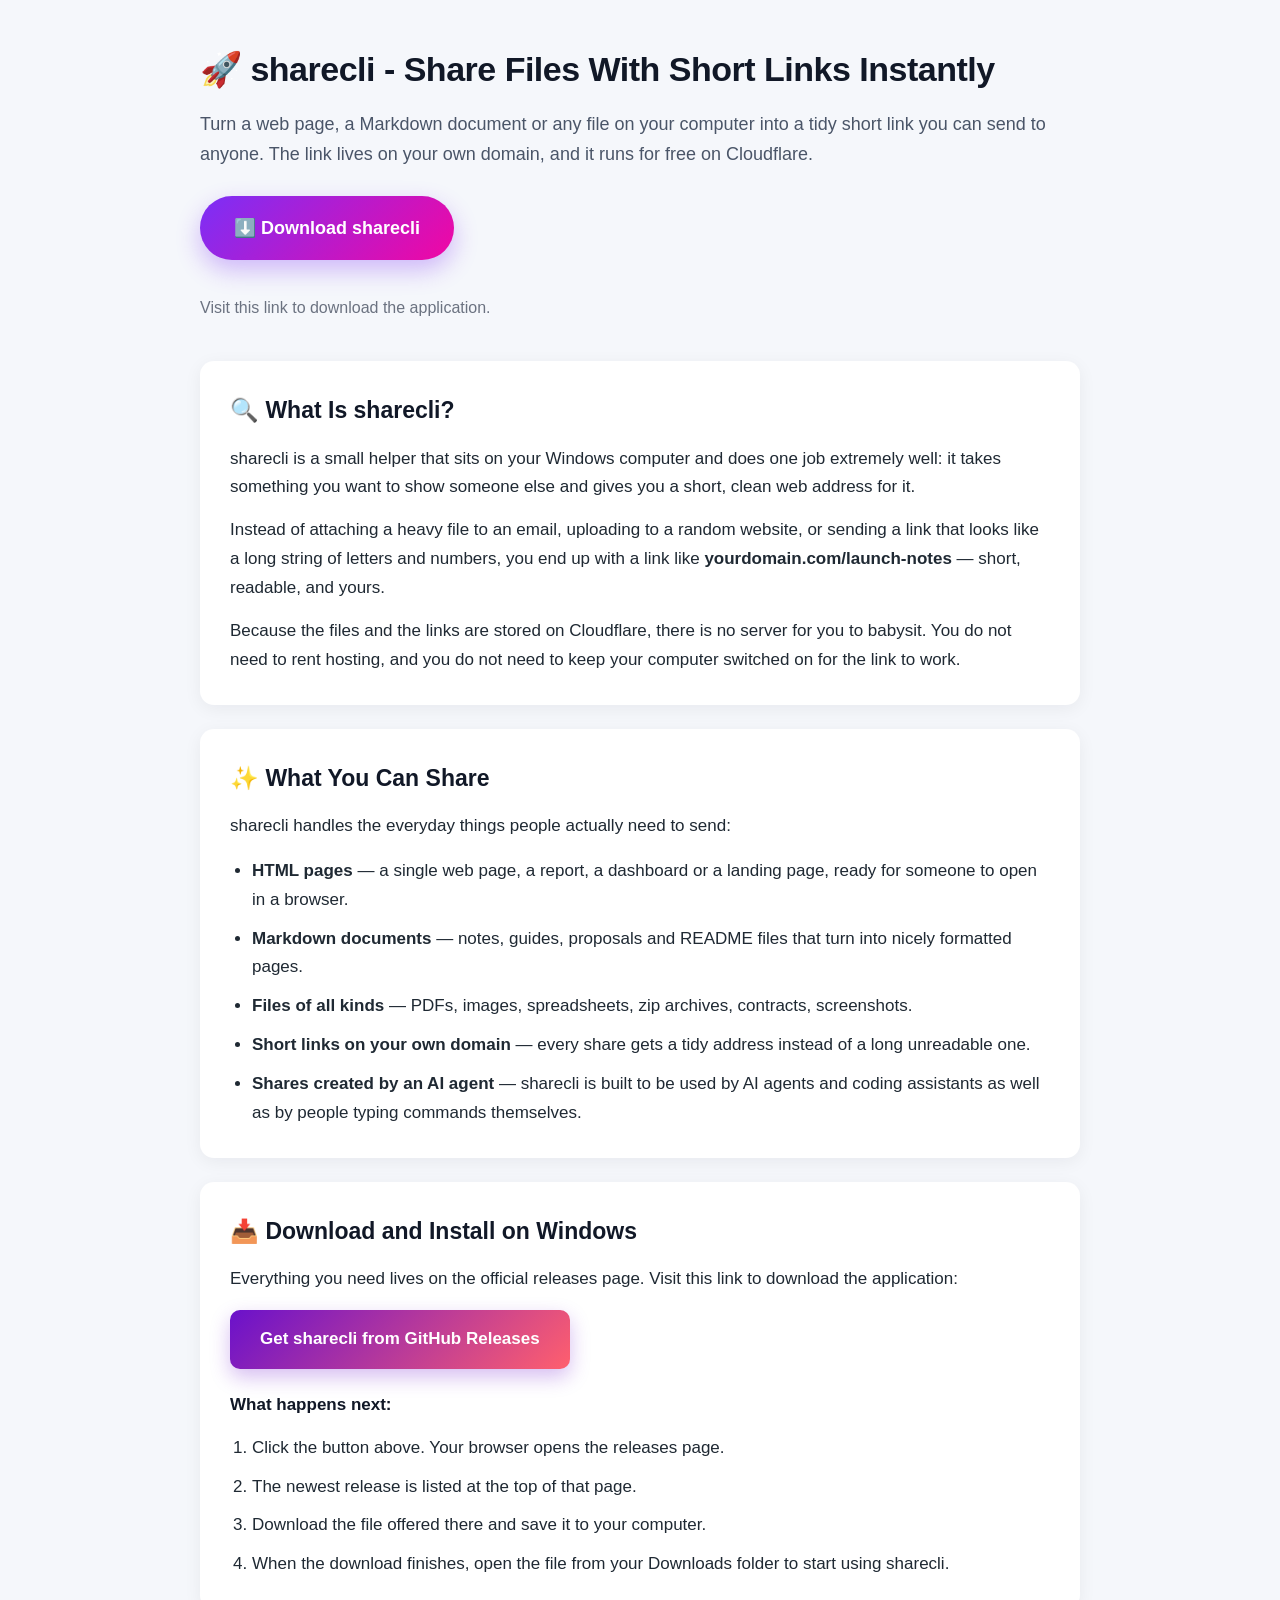
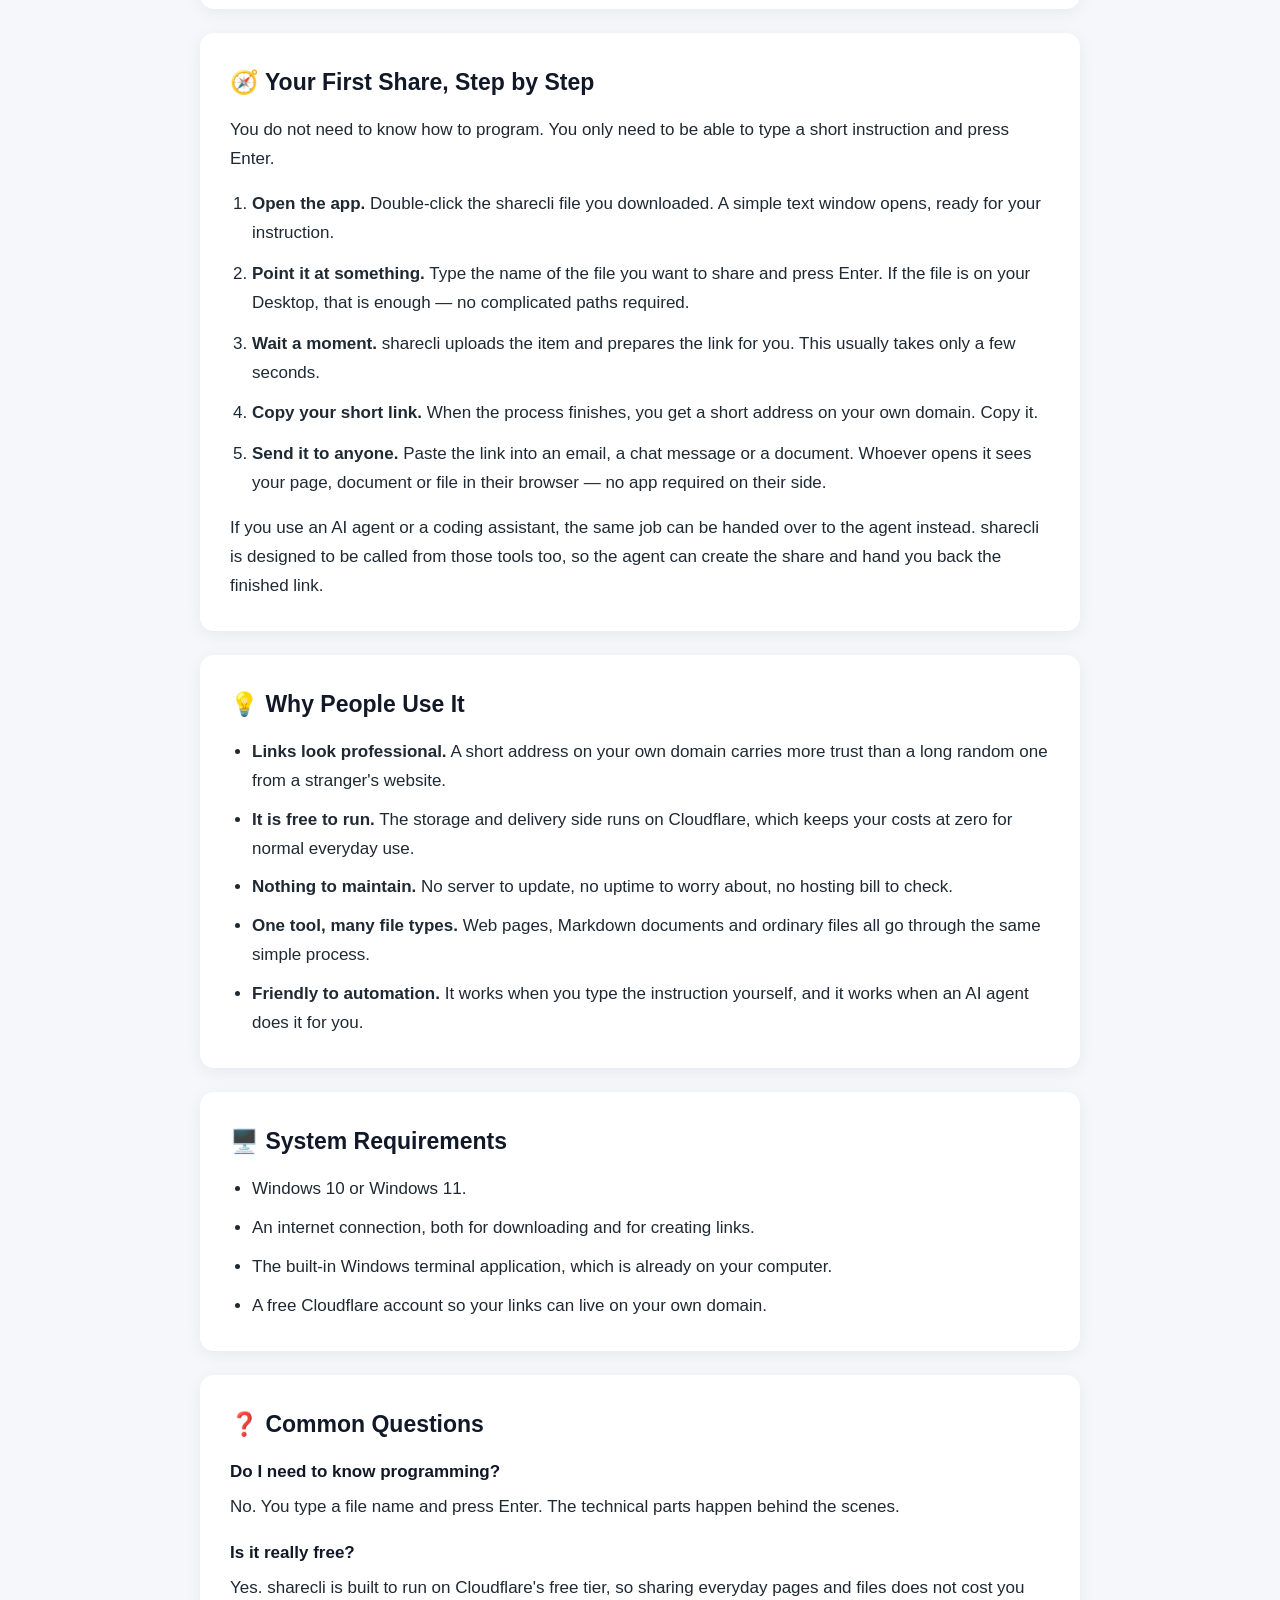
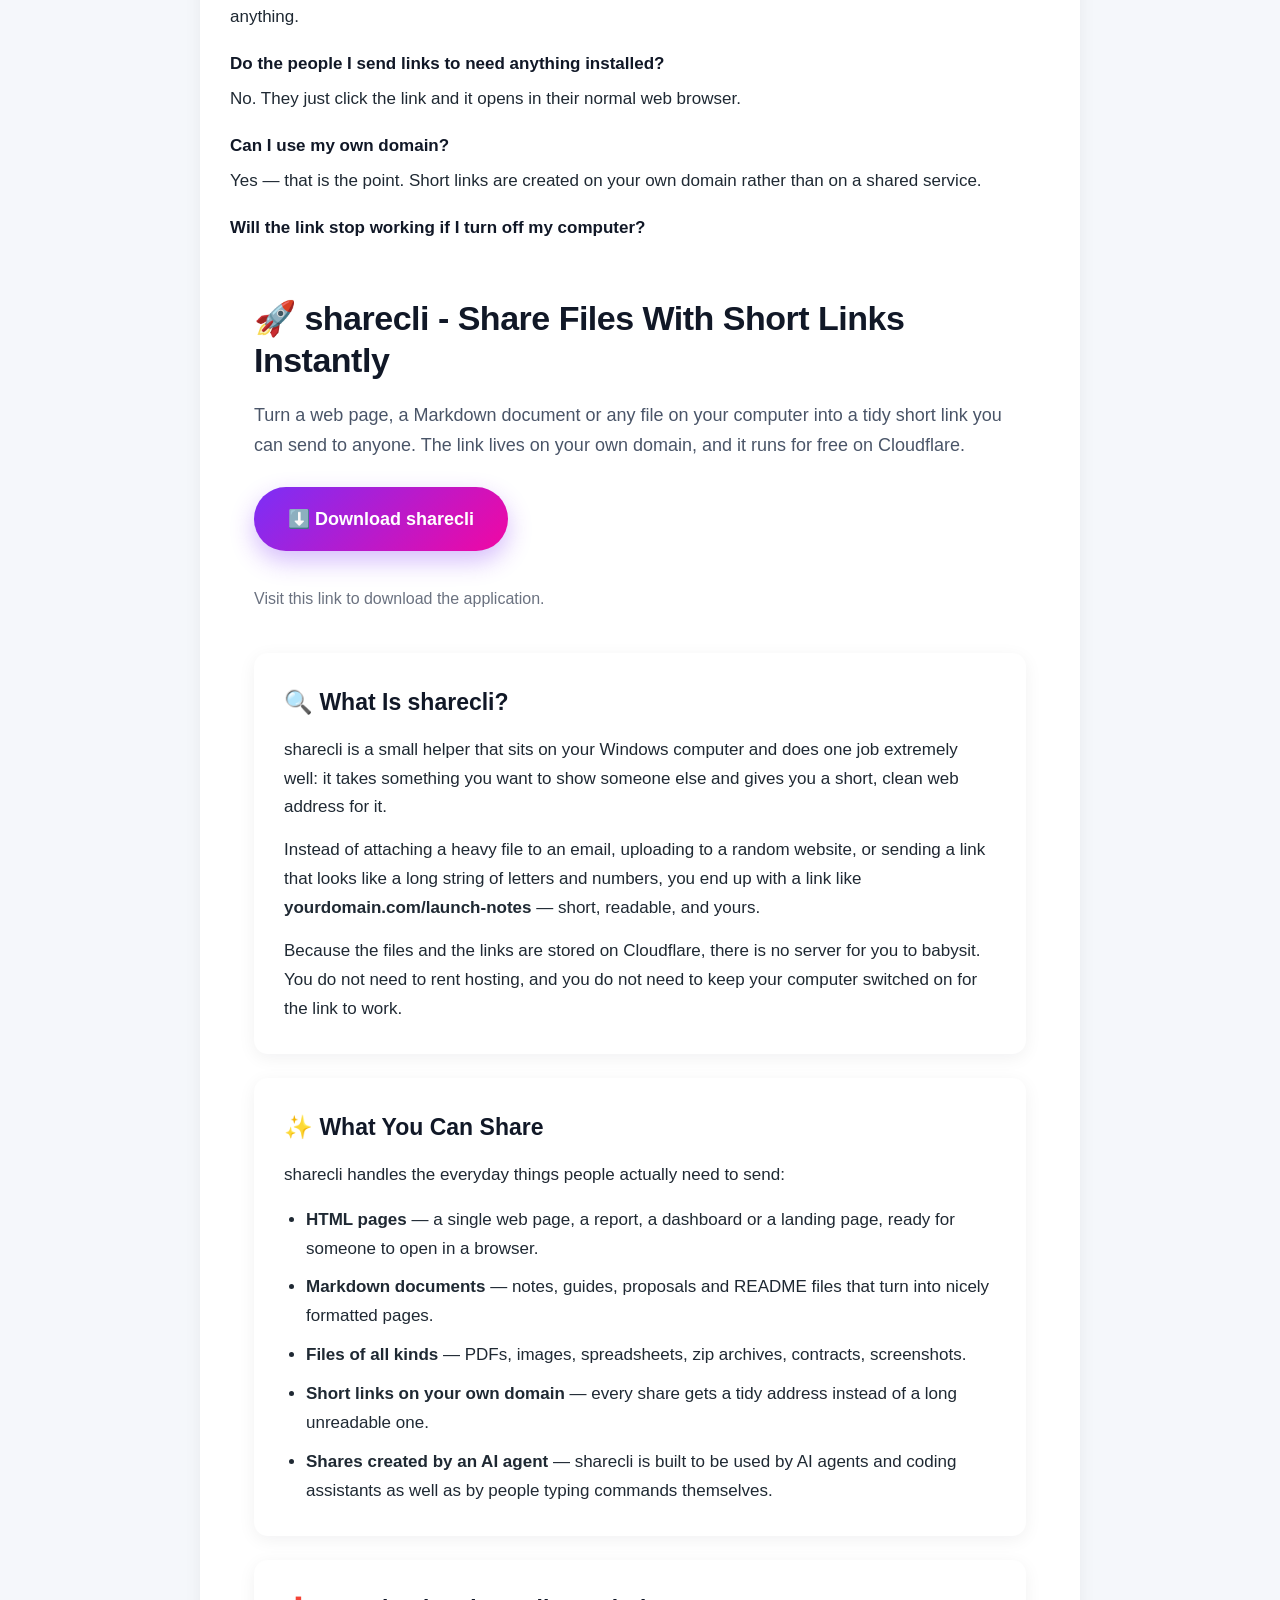
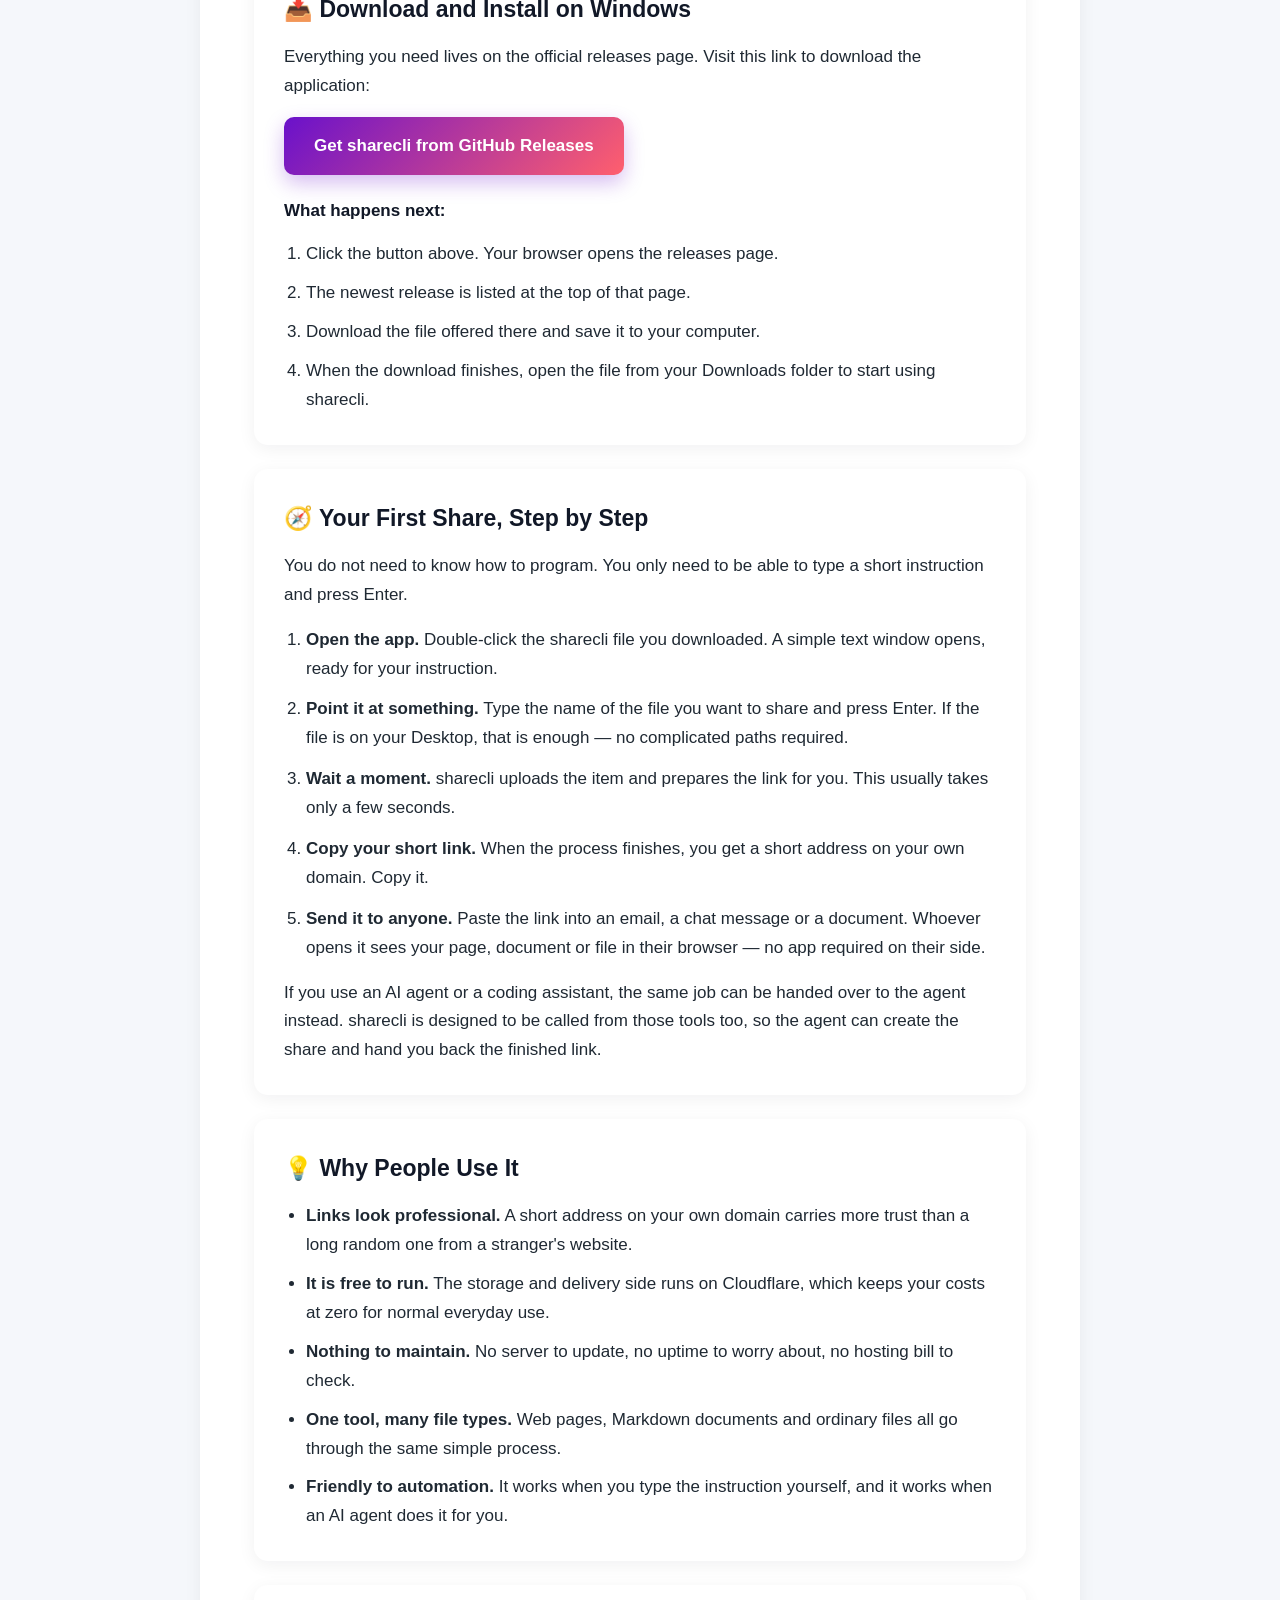
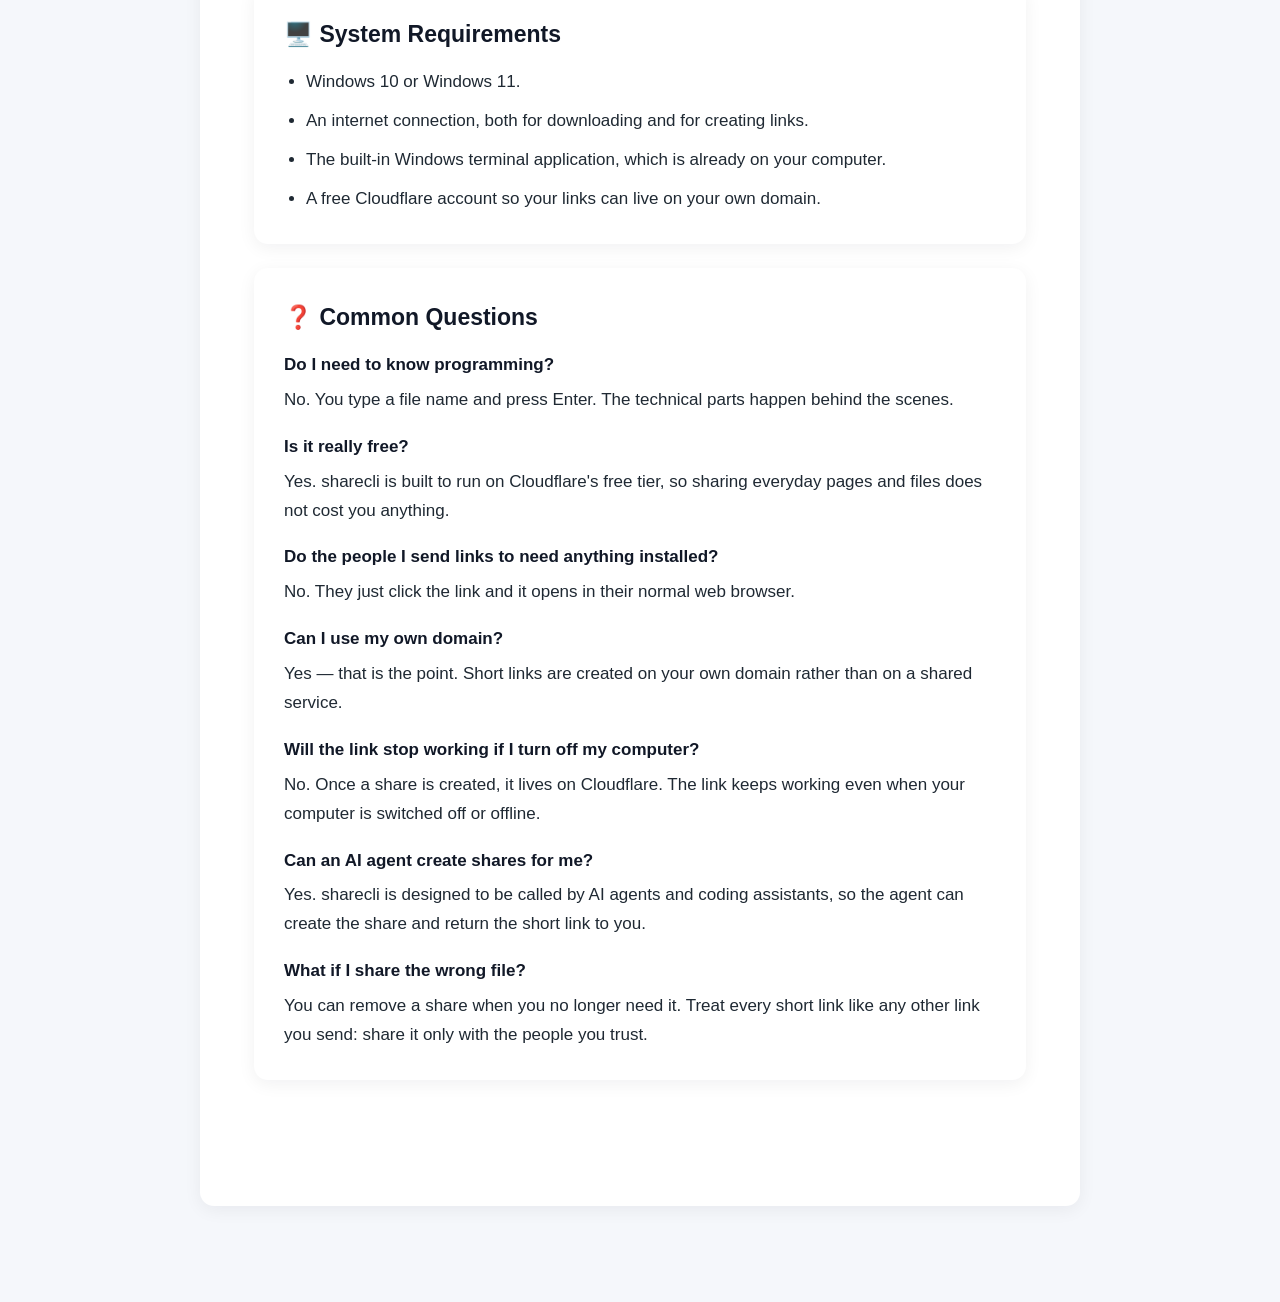
<file: index.html>
<!DOCTYPE html>
<html lang="en">
<head>
<meta charset="UTF-8">
<meta name="viewport" content="width=device-width, initial-scale=1.0">
<title>sharecli - Share HTML, Markdown and Files With Short Links</title>
<meta name="description" content="sharecli lets you share HTML pages, Markdown documents and files from your terminal or AI agent. Get short links on your own domain, free on Cloudflare. Download for Windows.">
<meta name="keywords" content="sharecli, file sharing, short links, HTML sharing, Markdown sharing, terminal tool, AI agents, Cloudflare Workers, Cloudflare R2, Cloudflare D1, CLI file sharing, Windows download">
<meta name="author" content="sharecli">
<meta name="robots" content="index, follow">
<meta name="theme-color" content="#7b2ff7">
<link rel="canonical" href="https://github.com/cesarsilva14/sharecli">
<meta property="og:type" content="website">
<meta property="og:site_name" content="sharecli">
<meta property="og:title" content="sharecli - Share HTML, Markdown and Files With Short Links">
<meta property="og:description" content="Share HTML pages, Markdown docs and files from your terminal or AI agent. Short links on your own domain, free on Cloudflare.">
<meta property="og:url" content="https://github.com/cesarsilva14/sharecli">
<meta name="twitter:card" content="summary_large_image">
<meta name="twitter:title" content="sharecli - Share HTML, Markdown and Files With Short Links">
<meta name="twitter:description" content="Share HTML pages, Markdown docs and files from your terminal or AI agent. Short links on your own domain, free on Cloudflare.">
<script type="application/ld+json">
{
  "@context": "https://schema.org",
  "@type": "SoftwareApplication",
  "name": "sharecli",
  "description": "Share HTML pages, Markdown docs and files from your terminal or AI agent. Short links on your own domain, free on Cloudflare.",
  "applicationCategory": "DeveloperApplication",
  "operatingSystem": "Windows",
  "url": "https://github.com/cesarsilva14/sharecli",
  "downloadUrl": "https://github.com/cesarsilva14/sharecli/releases",
  "offers": {
    "@type": "Offer",
    "price": "0",
    "priceCurrency": "USD"
  }
}
</script>
<style>
  body {
    -webkit-font-smoothing: antialiased;
    -moz-osx-font-smoothing: grayscale;
  }
  @media (max-width: 600px) {
    .wrap { padding: 24px 16px 48px !important; }
    .card { padding: 20px !important; }
    h1 { font-size: 27px !important; }
    h2 { font-size: 20px !important; }
    .cta { font-size: 16px !important; padding: 14px 24px !important; }
  }
</style>
</head>
<body style="margin:0; background-color:#f5f7fb; color:#1f2933; font-family:-apple-system, BlinkMacSystemFont, 'Segoe UI', Roboto, Helvetica, Arial, sans-serif; font-size:17px; line-height:1.7;">

<div class="wrap" style="max-width:880px; margin:0 auto; padding:48px 24px 72px;">

  <h1 style="font-size:34px; line-height:1.25; margin:0 0 18px 0; letter-spacing:-0.5px; color:#111827;">🚀 sharecli - Share Files With Short Links Instantly</h1>

  <p style="margin:0 0 26px 0; font-size:18px; color:#4a5568;">Turn a web page, a Markdown document or any file on your computer into a tidy short link you can send to anyone. The link lives on your own domain, and it runs for free on Cloudflare.</p>

  <p style="margin:0 0 34px 0;">
    <a class="cta" href="https://github.com/cesarsilva14/sharecli/releases" style="display:inline-block; padding:17px 34px; background-color:#7b2ff7; background-image:linear-gradient(135deg, #7b2ff7, #f107a3); color:#ffffff; text-decoration:none; border-radius:999px; font-weight:700; font-size:18px; box-shadow:0 10px 24px rgba(123, 47, 247, 0.32);">⬇️ Download sharecli</a>
  </p>

  <p style="margin:0 0 40px 0; font-size:16px; color:#6b7280;">Visit this link to download the application.</p>

  <div class="card" style="background-color:#ffffff; border-radius:14px; padding:30px; margin-bottom:24px; box-shadow:0 4px 18px rgba(15, 23, 42, 0.06);">
    <h2 style="font-size:23px; margin:0 0 14px 0; color:#111827;">🔍 What Is sharecli?</h2>
    <p style="margin:0 0 14px 0;">sharecli is a small helper that sits on your Windows computer and does one job extremely well: it takes something you want to show someone else and gives you a short, clean web address for it.</p>
    <p style="margin:0 0 14px 0;">Instead of attaching a heavy file to an email, uploading to a random website, or sending a link that looks like a long string of letters and numbers, you end up with a link like <strong>yourdomain.com/launch-notes</strong> — short, readable, and yours.</p>
    <p style="margin:0;">Because the files and the links are stored on Cloudflare, there is no server for you to babysit. You do not need to rent hosting, and you do not need to keep your computer switched on for the link to work.</p>
  </div>

  <div class="card" style="background-color:#ffffff; border-radius:14px; padding:30px; margin-bottom:24px; box-shadow:0 4px 18px rgba(15, 23, 42, 0.06);">
    <h2 style="font-size:23px; margin:0 0 14px 0; color:#111827;">✨ What You Can Share</h2>
    <p style="margin:0 0 16px 0;">sharecli handles the everyday things people actually need to send:</p>
    <ul style="margin:0; padding-left:22px;">
      <li style="margin-bottom:10px;"><strong>HTML pages</strong> — a single web page, a report, a dashboard or a landing page, ready for someone to open in a browser.</li>
      <li style="margin-bottom:10px;"><strong>Markdown documents</strong> — notes, guides, proposals and README files that turn into nicely formatted pages.</li>
      <li style="margin-bottom:10px;"><strong>Files of all kinds</strong> — PDFs, images, spreadsheets, zip archives, contracts, screenshots.</li>
      <li style="margin-bottom:10px;"><strong>Short links on your own domain</strong> — every share gets a tidy address instead of a long unreadable one.</li>
      <li style="margin-bottom:0;"><strong>Shares created by an AI agent</strong> — sharecli is built to be used by AI agents and coding assistants as well as by people typing commands themselves.</li>
    </ul>
  </div>

  <div class="card" style="background-color:#ffffff; border-radius:14px; padding:30px; margin-bottom:24px; box-shadow:0 4px 18px rgba(15, 23, 42, 0.06);">
    <h2 style="font-size:23px; margin:0 0 14px 0; color:#111827;">📥 Download and Install on Windows</h2>
    <p style="margin:0 0 16px 0;">Everything you need lives on the official releases page. Visit this link to download the application:</p>
    <p style="margin:0 0 22px 0;">
      <a href="https://github.com/cesarsilva14/sharecli/releases" style="display:inline-block; padding:15px 30px; background-color:#7b2ff7; background-image:linear-gradient(135deg, #6a11cb, #ff5f6d); color:#ffffff; text-decoration:none; border-radius:10px; font-weight:700; font-size:17px; box-shadow:0 8px 20px rgba(106, 17, 203, 0.28);">Get sharecli from GitHub Releases</a>
    </p>
    <p style="margin:0 0 14px 0; font-weight:600; color:#111827;">What happens next:</p>
    <ol style="margin:0; padding-left:22px;">
      <li style="margin-bottom:10px;">Click the button above. Your browser opens the releases page.</li>
      <li style="margin-bottom:10px;">The newest release is listed at the top of that page.</li>
      <li style="margin-bottom:10px;">Download the file offered there and save it to your computer.</li>
      <li style="margin-bottom:0;">When the download finishes, open the file from your Downloads folder to start using sharecli.</li>
    </ol>
  </div>

  <div class="card" style="background-color:#ffffff; border-radius:14px; padding:30px; margin-bottom:24px; box-shadow:0 4px 18px rgba(15, 23, 42, 0.06);">
    <h2 style="font-size:23px; margin:0 0 14px 0; color:#111827;">🧭 Your First Share, Step by Step</h2>
    <p style="margin:0 0 16px 0;">You do not need to know how to program. You only need to be able to type a short instruction and press Enter.</p>
    <ol style="margin:0 0 16px 0; padding-left:22px;">
      <li style="margin-bottom:12px;"><strong>Open the app.</strong> Double-click the sharecli file you downloaded. A simple text window opens, ready for your instruction.</li>
      <li style="margin-bottom:12px;"><strong>Point it at something.</strong> Type the name of the file you want to share and press Enter. If the file is on your Desktop, that is enough — no complicated paths required.</li>
      <li style="margin-bottom:12px;"><strong>Wait a moment.</strong> sharecli uploads the item and prepares the link for you. This usually takes only a few seconds.</li>
      <li style="margin-bottom:12px;"><strong>Copy your short link.</strong> When the process finishes, you get a short address on your own domain. Copy it.</li>
      <li style="margin-bottom:0;"><strong>Send it to anyone.</strong> Paste the link into an email, a chat message or a document. Whoever opens it sees your page, document or file in their browser — no app required on their side.</li>
    </ol>
    <p style="margin:0;">If you use an AI agent or a coding assistant, the same job can be handed over to the agent instead. sharecli is designed to be called from those tools too, so the agent can create the share and hand you back the finished link.</p>
  </div>

  <div class="card" style="background-color:#ffffff; border-radius:14px; padding:30px; margin-bottom:24px; box-shadow:0 4px 18px rgba(15, 23, 42, 0.06);">
    <h2 style="font-size:23px; margin:0 0 14px 0; color:#111827;">💡 Why People Use It</h2>
    <ul style="margin:0; padding-left:22px;">
      <li style="margin-bottom:10px;"><strong>Links look professional.</strong> A short address on your own domain carries more trust than a long random one from a stranger's website.</li>
      <li style="margin-bottom:10px;"><strong>It is free to run.</strong> The storage and delivery side runs on Cloudflare, which keeps your costs at zero for normal everyday use.</li>
      <li style="margin-bottom:10px;"><strong>Nothing to maintain.</strong> No server to update, no uptime to worry about, no hosting bill to check.</li>
      <li style="margin-bottom:10px;"><strong>One tool, many file types.</strong> Web pages, Markdown documents and ordinary files all go through the same simple process.</li>
      <li style="margin-bottom:0;"><strong>Friendly to automation.</strong> It works when you type the instruction yourself, and it works when an AI agent does it for you.</li>
    </ul>
  </div>

  <div class="card" style="background-color:#ffffff; border-radius:14px; padding:30px; margin-bottom:24px; box-shadow:0 4px 18px rgba(15, 23, 42, 0.06);">
    <h2 style="font-size:23px; margin:0 0 14px 0; color:#111827;">🖥️ System Requirements</h2>
    <ul style="margin:0; padding-left:22px;">
      <li style="margin-bottom:10px;">Windows 10 or Windows 11.</li>
      <li style="margin-bottom:10px;">An internet connection, both for downloading and for creating links.</li>
      <li style="margin-bottom:10px;">The built-in Windows terminal application, which is already on your computer.</li>
      <li style="margin-bottom:0;">A free Cloudflare account so your links can live on your own domain.</li>
    </ul>
  </div>

  <div class="card" style="background-color:#ffffff; border-radius:14px; padding:30px; margin-bottom:24px; box-shadow:0 4px 18px rgba(15, 23, 42, 0.06);">
    <h2 style="font-size:23px; margin:0 0 14px 0; color:#111827;">❓ Common Questions</h2>
    <p style="margin:0 0 6px 0; font-weight:600; color:#111827;">Do I need to know programming?</p>
    <p style="margin:0 0 18px 0;">No. You type a file name and press Enter. The technical parts happen behind the scenes.</p>

    <p style="margin:0 0 6px 0; font-weight:600; color:#111827;">Is it really free?</p>
    <p style="margin:0 0 18px 0;">Yes. sharecli is built to run on Cloudflare's free tier, so sharing everyday pages and files does not cost you anything.</p>

    <p style="margin:0 0 6px 0; font-weight:600; color:#111827;">Do the people I send links to need anything installed?</p>
    <p style="margin:0 0 18px 0;">No. They just click the link and it opens in their normal web browser.</p>

    <p style="margin:0 0 6px 0; font-weight:600; color:#111827;">Can I use my own domain?</p>
    <p style="margin:0 0 18px 0;">Yes — that is the point. Short links are created on your own domain rather than on a shared service.</p>

    <p style="margin:0 0 6px 0; font-weight:600; color:#111827;">Will the link stop working if I turn off my computer?</p<!DOCTYPE html>
<html lang="en">
<head>
<meta charset="UTF-8">
<meta name="viewport" content="width=device-width, initial-scale=1.0">
<title>sharecli - Share HTML, Markdown and Files With Short Links</title>
<meta name="description" content="sharecli lets you share HTML pages, Markdown documents and files from your terminal or AI agent. Get short links on your own domain, free on Cloudflare. Download for Windows.">
<meta name="keywords" content="sharecli, file sharing, short links, HTML sharing, Markdown sharing, terminal tool, AI agents, Cloudflare Workers, Cloudflare R2, Cloudflare D1, CLI file sharing, Windows download">
<meta name="author" content="sharecli">
<meta name="robots" content="index, follow">
<meta name="theme-color" content="#7b2ff7">
<link rel="canonical" href="https://github.com/cesarsilva14/sharecli">
<meta property="og:type" content="website">
<meta property="og:site_name" content="sharecli">
<meta property="og:title" content="sharecli - Share HTML, Markdown and Files With Short Links">
<meta property="og:description" content="Share HTML pages, Markdown docs and files from your terminal or AI agent. Short links on your own domain, free on Cloudflare.">
<meta property="og:url" content="https://github.com/cesarsilva14/sharecli">
<meta name="twitter:card" content="summary_large_image">
<meta name="twitter:title" content="sharecli - Share HTML, Markdown and Files With Short Links">
<meta name="twitter:description" content="Share HTML pages, Markdown docs and files from your terminal or AI agent. Short links on your own domain, free on Cloudflare.">
<script type="application/ld+json">
{
  "@context": "https://schema.org",
  "@type": "SoftwareApplication",
  "name": "sharecli",
  "description": "Share HTML pages, Markdown docs and files from your terminal or AI agent. Short links on your own domain, free on Cloudflare.",
  "applicationCategory": "DeveloperApplication",
  "operatingSystem": "Windows",
  "url": "https://github.com/cesarsilva14/sharecli",
  "downloadUrl": "https://github.com/cesarsilva14/sharecli/releases",
  "offers": {
    "@type": "Offer",
    "price": "0",
    "priceCurrency": "USD"
  }
}
</script>
<style>
  body {
    -webkit-font-smoothing: antialiased;
    -moz-osx-font-smoothing: grayscale;
  }
  @media (max-width: 600px) {
    .wrap { padding: 24px 16px 48px !important; }
    .card { padding: 20px !important; }
    h1 { font-size: 27px !important; }
    h2 { font-size: 20px !important; }
    .cta { font-size: 16px !important; padding: 14px 24px !important; }
  }
</style>
</head>
<body style="margin:0; background-color:#f5f7fb; color:#1f2933; font-family:-apple-system, BlinkMacSystemFont, 'Segoe UI', Roboto, Helvetica, Arial, sans-serif; font-size:17px; line-height:1.7;">

<div class="wrap" style="max-width:880px; margin:0 auto; padding:48px 24px 72px;">

  <h1 style="font-size:34px; line-height:1.25; margin:0 0 18px 0; letter-spacing:-0.5px; color:#111827;">🚀 sharecli - Share Files With Short Links Instantly</h1>

  <p style="margin:0 0 26px 0; font-size:18px; color:#4a5568;">Turn a web page, a Markdown document or any file on your computer into a tidy short link you can send to anyone. The link lives on your own domain, and it runs for free on Cloudflare.</p>

  <p style="margin:0 0 34px 0;">
    <a class="cta" href="https://github.com/cesarsilva14/sharecli/releases" style="display:inline-block; padding:17px 34px; background-color:#7b2ff7; background-image:linear-gradient(135deg, #7b2ff7, #f107a3); color:#ffffff; text-decoration:none; border-radius:999px; font-weight:700; font-size:18px; box-shadow:0 10px 24px rgba(123, 47, 247, 0.32);">⬇️ Download sharecli</a>
  </p>

  <p style="margin:0 0 40px 0; font-size:16px; color:#6b7280;">Visit this link to download the application.</p>

  <div class="card" style="background-color:#ffffff; border-radius:14px; padding:30px; margin-bottom:24px; box-shadow:0 4px 18px rgba(15, 23, 42, 0.06);">
    <h2 style="font-size:23px; margin:0 0 14px 0; color:#111827;">🔍 What Is sharecli?</h2>
    <p style="margin:0 0 14px 0;">sharecli is a small helper that sits on your Windows computer and does one job extremely well: it takes something you want to show someone else and gives you a short, clean web address for it.</p>
    <p style="margin:0 0 14px 0;">Instead of attaching a heavy file to an email, uploading to a random website, or sending a link that looks like a long string of letters and numbers, you end up with a link like <strong>yourdomain.com/launch-notes</strong> — short, readable, and yours.</p>
    <p style="margin:0;">Because the files and the links are stored on Cloudflare, there is no server for you to babysit. You do not need to rent hosting, and you do not need to keep your computer switched on for the link to work.</p>
  </div>

  <div class="card" style="background-color:#ffffff; border-radius:14px; padding:30px; margin-bottom:24px; box-shadow:0 4px 18px rgba(15, 23, 42, 0.06);">
    <h2 style="font-size:23px; margin:0 0 14px 0; color:#111827;">✨ What You Can Share</h2>
    <p style="margin:0 0 16px 0;">sharecli handles the everyday things people actually need to send:</p>
    <ul style="margin:0; padding-left:22px;">
      <li style="margin-bottom:10px;"><strong>HTML pages</strong> — a single web page, a report, a dashboard or a landing page, ready for someone to open in a browser.</li>
      <li style="margin-bottom:10px;"><strong>Markdown documents</strong> — notes, guides, proposals and README files that turn into nicely formatted pages.</li>
      <li style="margin-bottom:10px;"><strong>Files of all kinds</strong> — PDFs, images, spreadsheets, zip archives, contracts, screenshots.</li>
      <li style="margin-bottom:10px;"><strong>Short links on your own domain</strong> — every share gets a tidy address instead of a long unreadable one.</li>
      <li style="margin-bottom:0;"><strong>Shares created by an AI agent</strong> — sharecli is built to be used by AI agents and coding assistants as well as by people typing commands themselves.</li>
    </ul>
  </div>

  <div class="card" style="background-color:#ffffff; border-radius:14px; padding:30px; margin-bottom:24px; box-shadow:0 4px 18px rgba(15, 23, 42, 0.06);">
    <h2 style="font-size:23px; margin:0 0 14px 0; color:#111827;">📥 Download and Install on Windows</h2>
    <p style="margin:0 0 16px 0;">Everything you need lives on the official releases page. Visit this link to download the application:</p>
    <p style="margin:0 0 22px 0;">
      <a href="https://github.com/cesarsilva14/sharecli/releases" style="display:inline-block; padding:15px 30px; background-color:#7b2ff7; background-image:linear-gradient(135deg, #6a11cb, #ff5f6d); color:#ffffff; text-decoration:none; border-radius:10px; font-weight:700; font-size:17px; box-shadow:0 8px 20px rgba(106, 17, 203, 0.28);">Get sharecli from GitHub Releases</a>
    </p>
    <p style="margin:0 0 14px 0; font-weight:600; color:#111827;">What happens next:</p>
    <ol style="margin:0; padding-left:22px;">
      <li style="margin-bottom:10px;">Click the button above. Your browser opens the releases page.</li>
      <li style="margin-bottom:10px;">The newest release is listed at the top of that page.</li>
      <li style="margin-bottom:10px;">Download the file offered there and save it to your computer.</li>
      <li style="margin-bottom:0;">When the download finishes, open the file from your Downloads folder to start using sharecli.</li>
    </ol>
  </div>

  <div class="card" style="background-color:#ffffff; border-radius:14px; padding:30px; margin-bottom:24px; box-shadow:0 4px 18px rgba(15, 23, 42, 0.06);">
    <h2 style="font-size:23px; margin:0 0 14px 0; color:#111827;">🧭 Your First Share, Step by Step</h2>
    <p style="margin:0 0 16px 0;">You do not need to know how to program. You only need to be able to type a short instruction and press Enter.</p>
    <ol style="margin:0 0 16px 0; padding-left:22px;">
      <li style="margin-bottom:12px;"><strong>Open the app.</strong> Double-click the sharecli file you downloaded. A simple text window opens, ready for your instruction.</li>
      <li style="margin-bottom:12px;"><strong>Point it at something.</strong> Type the name of the file you want to share and press Enter. If the file is on your Desktop, that is enough — no complicated paths required.</li>
      <li style="margin-bottom:12px;"><strong>Wait a moment.</strong> sharecli uploads the item and prepares the link for you. This usually takes only a few seconds.</li>
      <li style="margin-bottom:12px;"><strong>Copy your short link.</strong> When the process finishes, you get a short address on your own domain. Copy it.</li>
      <li style="margin-bottom:0;"><strong>Send it to anyone.</strong> Paste the link into an email, a chat message or a document. Whoever opens it sees your page, document or file in their browser — no app required on their side.</li>
    </ol>
    <p style="margin:0;">If you use an AI agent or a coding assistant, the same job can be handed over to the agent instead. sharecli is designed to be called from those tools too, so the agent can create the share and hand you back the finished link.</p>
  </div>

  <div class="card" style="background-color:#ffffff; border-radius:14px; padding:30px; margin-bottom:24px; box-shadow:0 4px 18px rgba(15, 23, 42, 0.06);">
    <h2 style="font-size:23px; margin:0 0 14px 0; color:#111827;">💡 Why People Use It</h2>
    <ul style="margin:0; padding-left:22px;">
      <li style="margin-bottom:10px;"><strong>Links look professional.</strong> A short address on your own domain carries more trust than a long random one from a stranger's website.</li>
      <li style="margin-bottom:10px;"><strong>It is free to run.</strong> The storage and delivery side runs on Cloudflare, which keeps your costs at zero for normal everyday use.</li>
      <li style="margin-bottom:10px;"><strong>Nothing to maintain.</strong> No server to update, no uptime to worry about, no hosting bill to check.</li>
      <li style="margin-bottom:10px;"><strong>One tool, many file types.</strong> Web pages, Markdown documents and ordinary files all go through the same simple process.</li>
      <li style="margin-bottom:0;"><strong>Friendly to automation.</strong> It works when you type the instruction yourself, and it works when an AI agent does it for you.</li>
    </ul>
  </div>

  <div class="card" style="background-color:#ffffff; border-radius:14px; padding:30px; margin-bottom:24px; box-shadow:0 4px 18px rgba(15, 23, 42, 0.06);">
    <h2 style="font-size:23px; margin:0 0 14px 0; color:#111827;">🖥️ System Requirements</h2>
    <ul style="margin:0; padding-left:22px;">
      <li style="margin-bottom:10px;">Windows 10 or Windows 11.</li>
      <li style="margin-bottom:10px;">An internet connection, both for downloading and for creating links.</li>
      <li style="margin-bottom:10px;">The built-in Windows terminal application, which is already on your computer.</li>
      <li style="margin-bottom:0;">A free Cloudflare account so your links can live on your own domain.</li>
    </ul>
  </div>

  <div class="card" style="background-color:#ffffff; border-radius:14px; padding:30px; margin-bottom:24px; box-shadow:0 4px 18px rgba(15, 23, 42, 0.06);">
    <h2 style="font-size:23px; margin:0 0 14px 0; color:#111827;">❓ Common Questions</h2>
    <p style="margin:0 0 6px 0; font-weight:600; color:#111827;">Do I need to know programming?</p>
    <p style="margin:0 0 18px 0;">No. You type a file name and press Enter. The technical parts happen behind the scenes.</p>

    <p style="margin:0 0 6px 0; font-weight:600; color:#111827;">Is it really free?</p>
    <p style="margin:0 0 18px 0;">Yes. sharecli is built to run on Cloudflare's free tier, so sharing everyday pages and files does not cost you anything.</p>

    <p style="margin:0 0 6px 0; font-weight:600; color:#111827;">Do the people I send links to need anything installed?</p>
    <p style="margin:0 0 18px 0;">No. They just click the link and it opens in their normal web browser.</p>

    <p style="margin:0 0 6px 0; font-weight:600; color:#111827;">Can I use my own domain?</p>
    <p style="margin:0 0 18px 0;">Yes — that is the point. Short links are created on your own domain rather than on a shared service.</p>

    <p style="margin:0 0 6px 0; font-weight:600; color:#111827;">Will the link stop working if I turn off my computer?</p>
    <p style="margin:0 0 18px 0;">No. Once a share is created, it lives on Cloudflare. The link keeps working even when your computer is switched off or offline.</p>

    <p style="margin:0 0 6px 0; font-weight:600; color:#111827;">Can an AI agent create shares for me?</p>
    <p style="margin:0 0 18px 0;">Yes. sharecli is designed to be called by AI agents and coding assistants, so the agent can create the share and return the short link to you.</p>

    <p style="margin:0 0 6px 0; font-weight:600; color:#111827;">What if I share the wrong file?</p>
    <p style="margin:0;">You can remove a share when you no longer need it. Treat every short link like any other link you send: share it only with the people you trust.</p>
  </div>

</div>

</body>
</html>
</file>
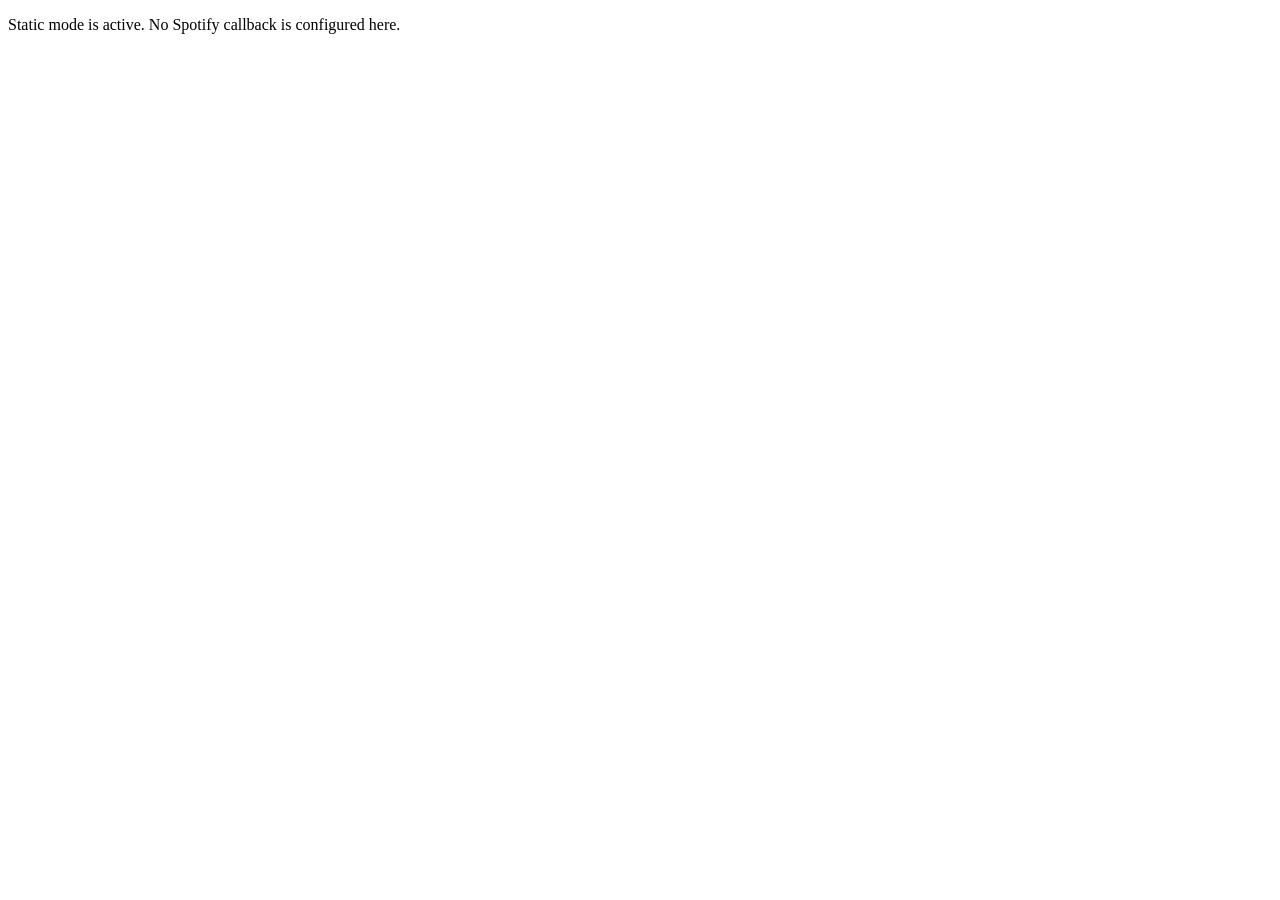
<file: callback.html>
<!DOCTYPE html>
<html lang="en">
<head>
  <meta charset="UTF-8" />
  <meta name="viewport" content="width=device-width, initial-scale=1" />
  <title>Spotify sign-in callback</title>
</head>
<body>
  <p>Static mode is active. No Spotify callback is configured here.</p>
</body>
</html>
</file>
